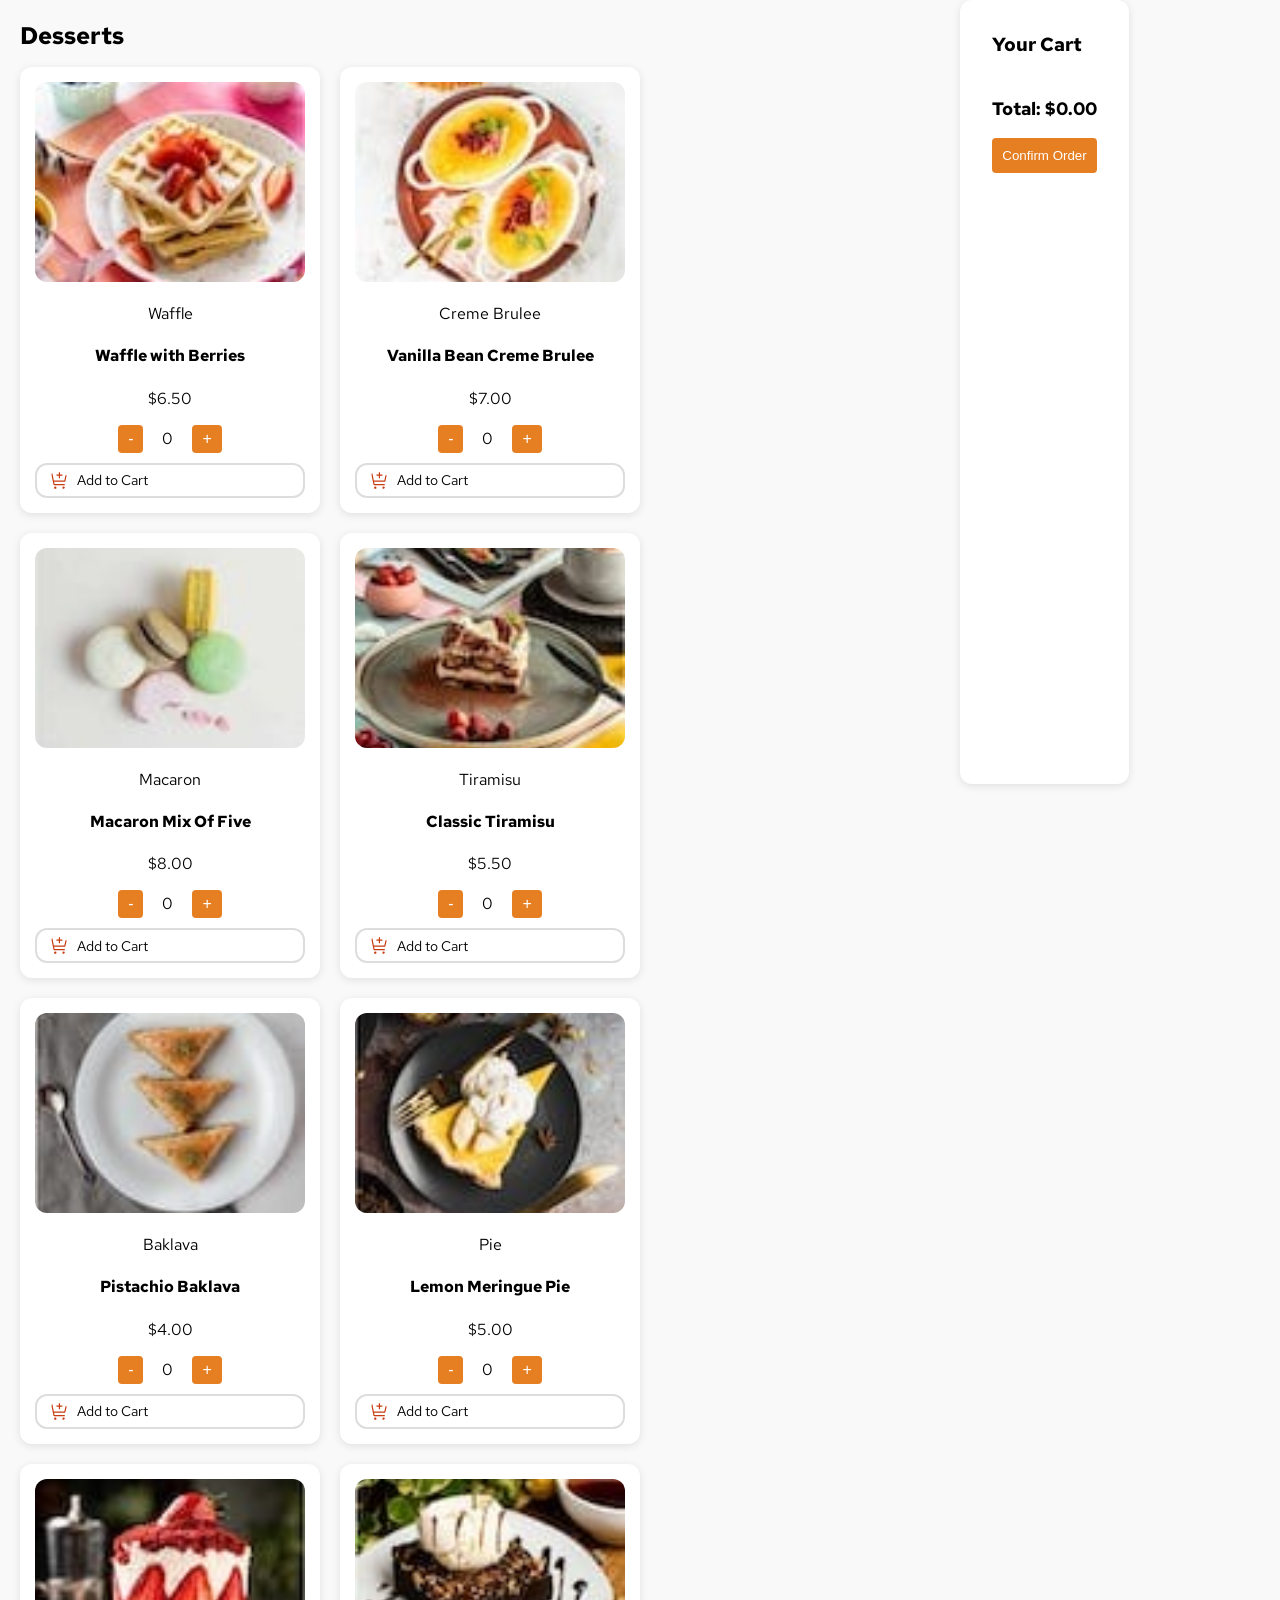
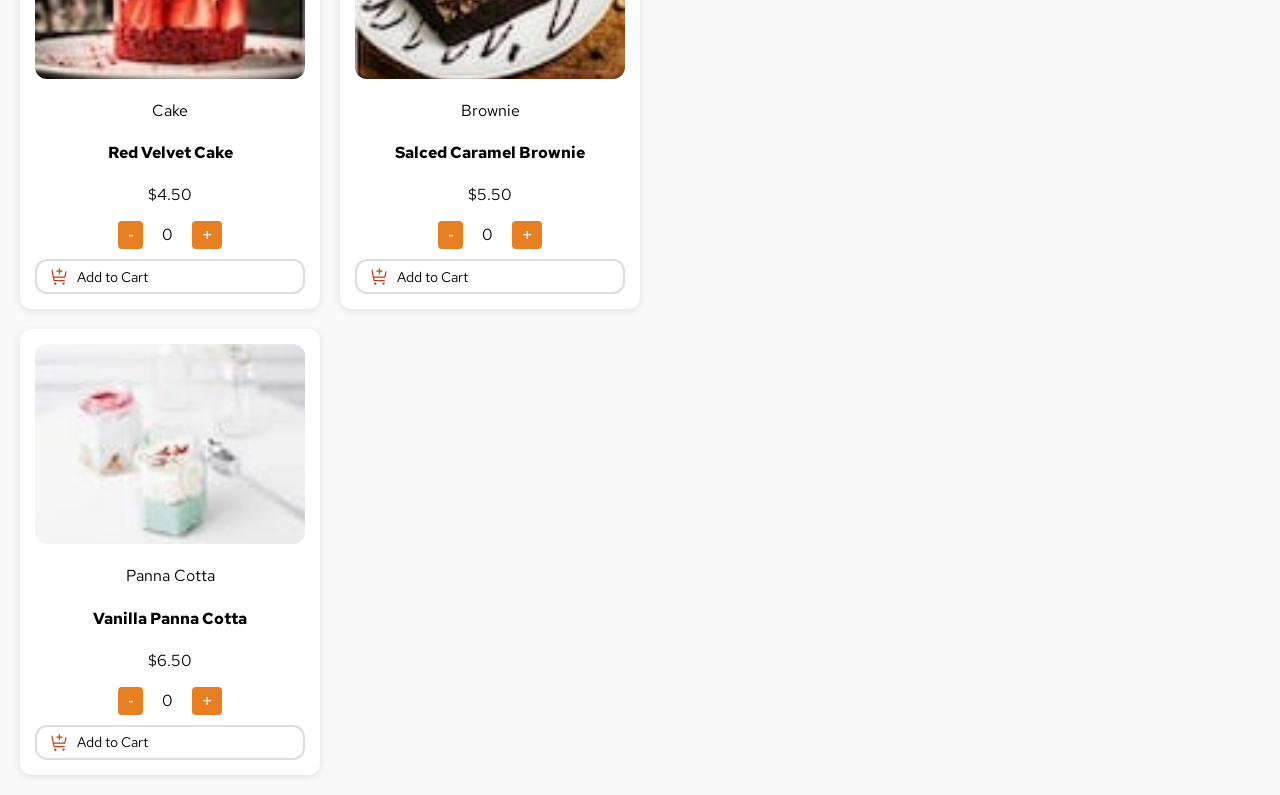
<file: index.html>
<!DOCTYPE html>
<html lang="pt-br">

<head>
    <meta charset="UTF-8" />
    <meta name="viewport" content="width=device-width, initial-scale=1.0" />
    <title>Desserts</title>
    <link rel="stylesheet" href="style.css" />
</head>

<body>
    <div class="page-container">
        <div class="container">
            <h2>Desserts</h2>
            <div class="desserts-grid">
                <div class="dessert-item" data-id="waffle">
                    <img src="imagens/image-waffle-thumbnail.jpg" alt="waffle" />
                    <p>Waffle</p>
                    <h4>Waffle with Berries</h4>
                    <p class="price">$6.50</p>
                    <div class="quantity-controls">
                        <button class="quantity-button" data-action="-">-</button>
                        <span class="quantity">0</span>
                        <button class="quantity-button" data-action="+">+</button>
                    </div>
                    <div class="icon-add-to-cart-container">
                        <a href="#" class="icon-add-to-cart">
                            <img src="imagens/icon-add-to-cart.svg" alt="Add to Cart" />
                            <span>Add to Cart</span>
                        </a>
                    </div>
                </div>
                <div class="dessert-item" data-id="brulee">
                    <img src="imagens/image-creme-brulee-thumbnail.jpg" alt="Creme Brulee" />
                    <p>Creme Brulee</p>
                    <h4>Vanilla Bean Creme Brulee</h4>
                    <p class="price">$7.00</p>
                    <div class="quantity-controls">
                        <button class="quantity-button" data-action="-">-</button>
                        <span class="quantity">0</span>
                        <button class="quantity-button" data-action="+">+</button>
                    </div>
                    <div class="icon-add-to-cart-container">
                        <a href="#" class="icon-add-to-cart">
                            <img src="imagens/icon-add-to-cart.svg" alt="Add to Cart" />
                            <span>Add to Cart</span>
                        </a>
                    </div>
                </div>
                <div class="dessert-item" data-id="macaron">
                    <img src="imagens/image-macaron-thumbnail.jpg" alt="macaron">
                    <p>Macaron</p>
                    <h4>Macaron Mix Of Five</h4>
                    <p class="price">$8.00</p>
                    <div class="quantity-controls">
                        <button class="quantity-button" data-action="-">-</button>
                        <span class="quantity">0</span>
                        <button class="quantity-button" data-action="+">+</button>
                    </div>
                    <div class="icon-add-to-cart-container">
                        <a href="#" class="icon-add-to-cart">
                            <img src="imagens/icon-add-to-cart.svg" alt="Add to Cart">
                            <span>Add to Cart</span>
                        </a>
                    </div>
                </div>
                <div class="dessert-item" data-id="tiramisu">
                    <img src="imagens/image-tiramisu-thumbnail.jpg" alt="tiramisu" />
                    <p>Tiramisu</p>
                    <h4>Classic Tiramisu</h4>
                <p class="price">$5.50</p>
                    <div class="quantity-controls">
                        <button class="quantity-button" data-action="-">-</button>
                        <span class="quantity">0</span>
                        <button class="quantity-button" data-action="+">+</button>
                    </div>
                    <div class="icon-add-to-cart-container">
                        <a href="#" class="icon-add-to-cart">
                            <img src="imagens/icon-add-to-cart.svg" alt="Add to Cart" />
                            <span>Add to Cart</span>
                        </a>
                    </div>
                </div>
                <div class="dessert-item" data-id="baklava">
                    <img src="imagens/image-baklava-thumbnail.jpg" alt="baklava" />
                    <p>Baklava</p>
                    <h4>Pistachio Baklava</h4>
                    <p class="price">$4.00</p>
                    <div class="quantity-controls">
                        <button class="quantity-button" data-action="-">-</button>
                        <span class="quantity">0</span>
                        <button class="quantity-button" data-action="+">+</button>
                    </div>
                    <div class="icon-add-to-cart-container">
                        <a href="#" class="icon-add-to-cart">
                            <img src="imagens/icon-add-to-cart.svg" alt="Add to Cart" />
                            <span>Add to Cart</span>
                        </a>
                    </div>
                </div>
                <div class="dessert-item" data-id="meringue">
                    <img src="imagens/image-meringue-thumbnail.jpg" alt="meringue">
                    <p>Pie</p>
                    <h4>Lemon Meringue Pie</h4>
                    <p class="price">$5.00</p>
                    <div class="quantity-controls">
                        <button class="quantity-button" data-action="-">-</button>
                        <span class="quantity">0</span>
                        <button class="quantity-button" data-action="+">+</button>
                    </div>
                    <div class="icon-add-to-cart-container">
                        <a href="#" class="icon-add-to-cart">
                            <img src="imagens/icon-add-to-cart.svg" alt="Add to Cart">
                            <span>Add to Cart</span>
                        </a>
                    </div>
                </div>
                <div class="dessert-item" data-id="cake">
                    <img src="imagens/image-cake-thumbnail.jpg" alt="cake">
                    <p>Cake</p>
                    <h4>Red Velvet Cake</h4>
                    <p class="price">$4.50</p>
                    <div class="quantity-controls">
                        <button class="quantity-button" data-action="-">-</button>
                        <span class="quantity">0</span>
                        <button class="quantity-button" data-action="+">+</button>
                    </div>
                    <div class="icon-add-to-cart-container">
                        <a href="#" class="icon-add-to-cart">
                            <img src="imagens/icon-add-to-cart.svg" alt="Add to Cart">
                            <span>Add to Cart</span>
                        </a>
                    </div>
                </div>
                <div class="dessert-item" data-id="brownie">
                    <img src="imagens/image-brownie-thumbnail.jpg" alt="brownie">
                    <p>Brownie</p>
                    <h4>Salced Caramel Brownie</h4>
                    <p class="price">$5.50</p>
                    <div class="quantity-controls">
                        <button class="quantity-button" data-action="-">-</button>
                        <span class="quantity">0</span>
                        <button class="quantity-button" data-action="+">+</button>
                    </div>
                    <div class="icon-add-to-cart-container">
                        <a href="#" class="icon-add-to-cart">
                            <img src="imagens/icon-add-to-cart.svg" alt="Add to Cart">
                            <span>Add to Cart</span>
                        </a>
                    </div>
                </div>
                <div class="dessert-item" data-id="cotta">
                    <img src="imagens/image-panna-cotta-thumbnail.jpg" alt="panna cotta">
                    <p>Panna Cotta</p>
                    <h4>Vanilla Panna Cotta</h4>
                    <p class="price">$6.50</p>
                    <div class="quantity-controls">
                        <button class="quantity-button" data-action="-">-</button>
                        <span class="quantity">0</span>
                        <button class="quantity-button" data-action="+">+</button>
                    </div>
                    <div class="icon-add-to-cart-container">
                        <a href="#" class="icon-add-to-cart">
                            <img src="imagens/icon-add-to-cart.svg" alt="Add to Cart">
                            <span> Add to Cart</span>
                        </a>
                    </div>
                </div>
            </div>
        </div>
        <div class="cart">
            <h3>Your Cart</h3>
            <div class="cart-items">
                <!-- Items do carrinho aqui -->
            </div>
            <div class="cart-total">
                <p>Total: $0.00</p>
                <button>Confirm Order</button>
            </div>
        </div>
    </div>
    <script src="./script.js"></script>
</body>

</html>
</file>
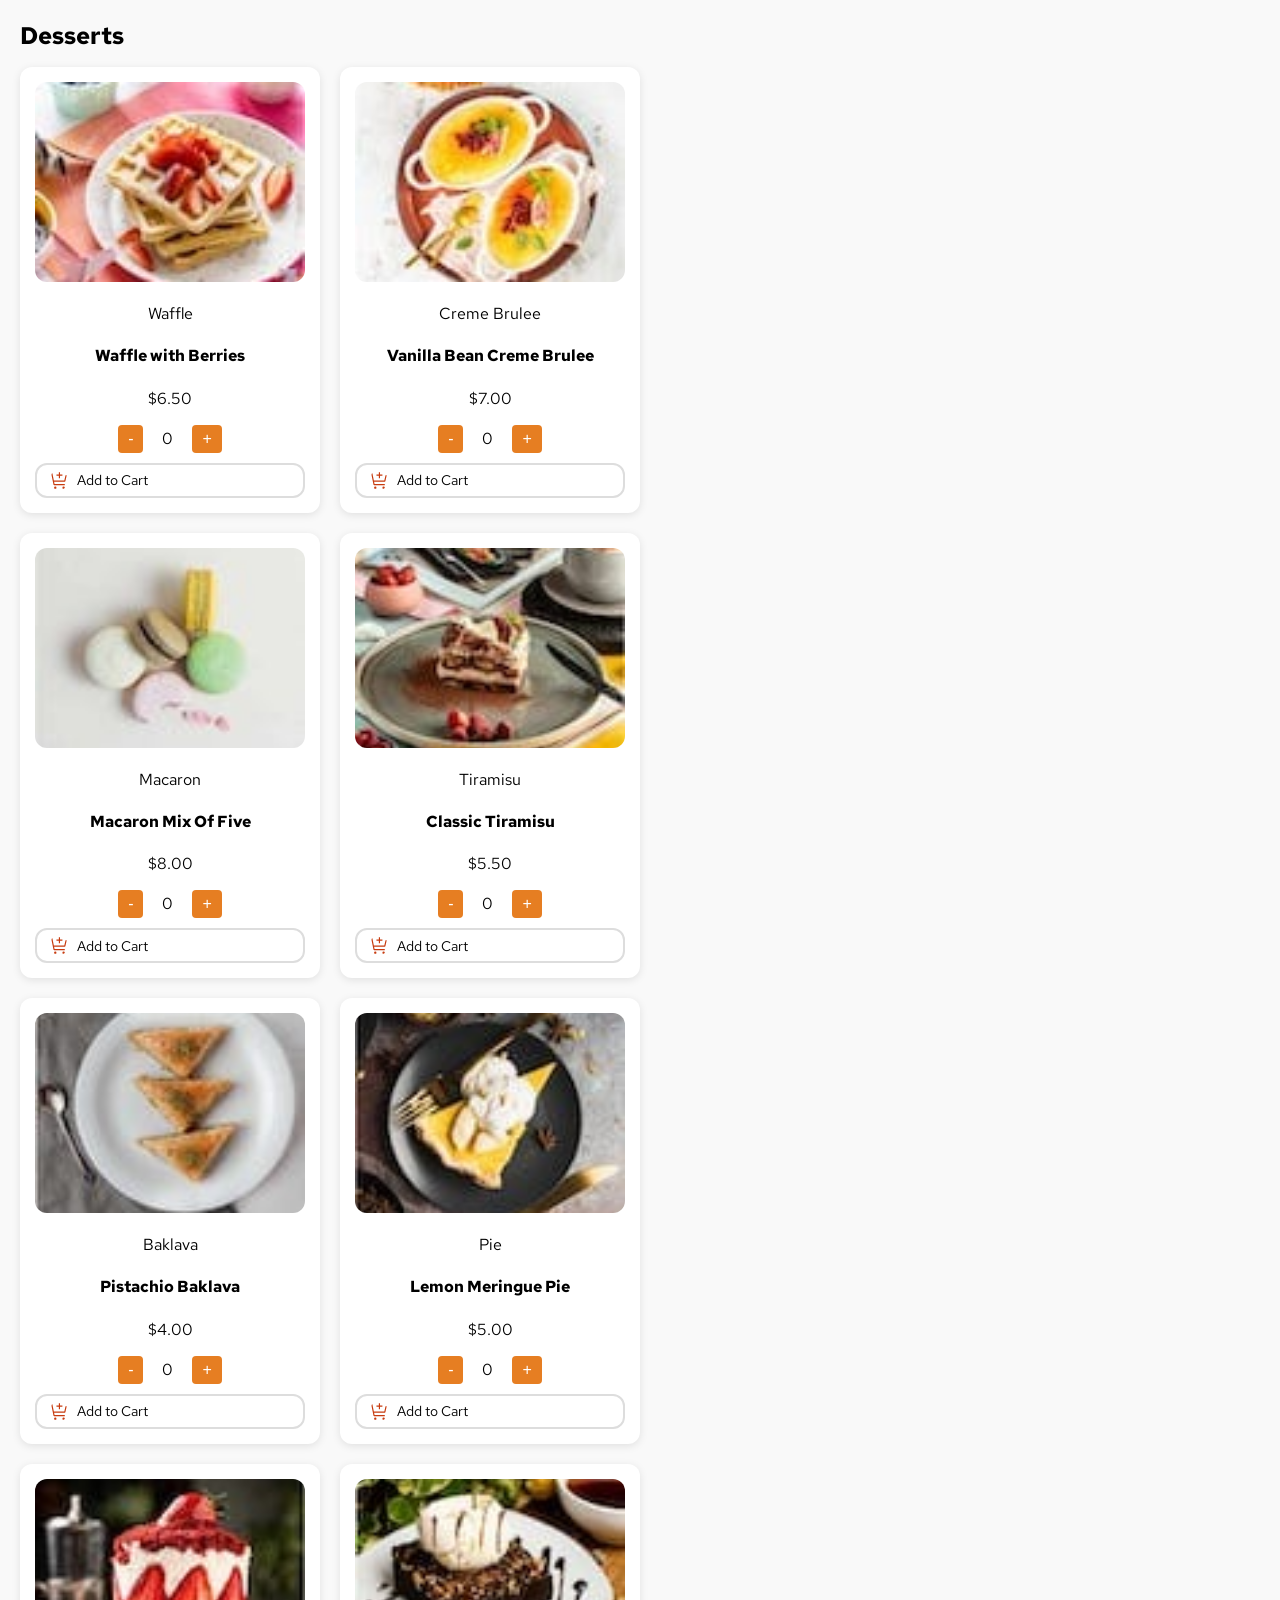
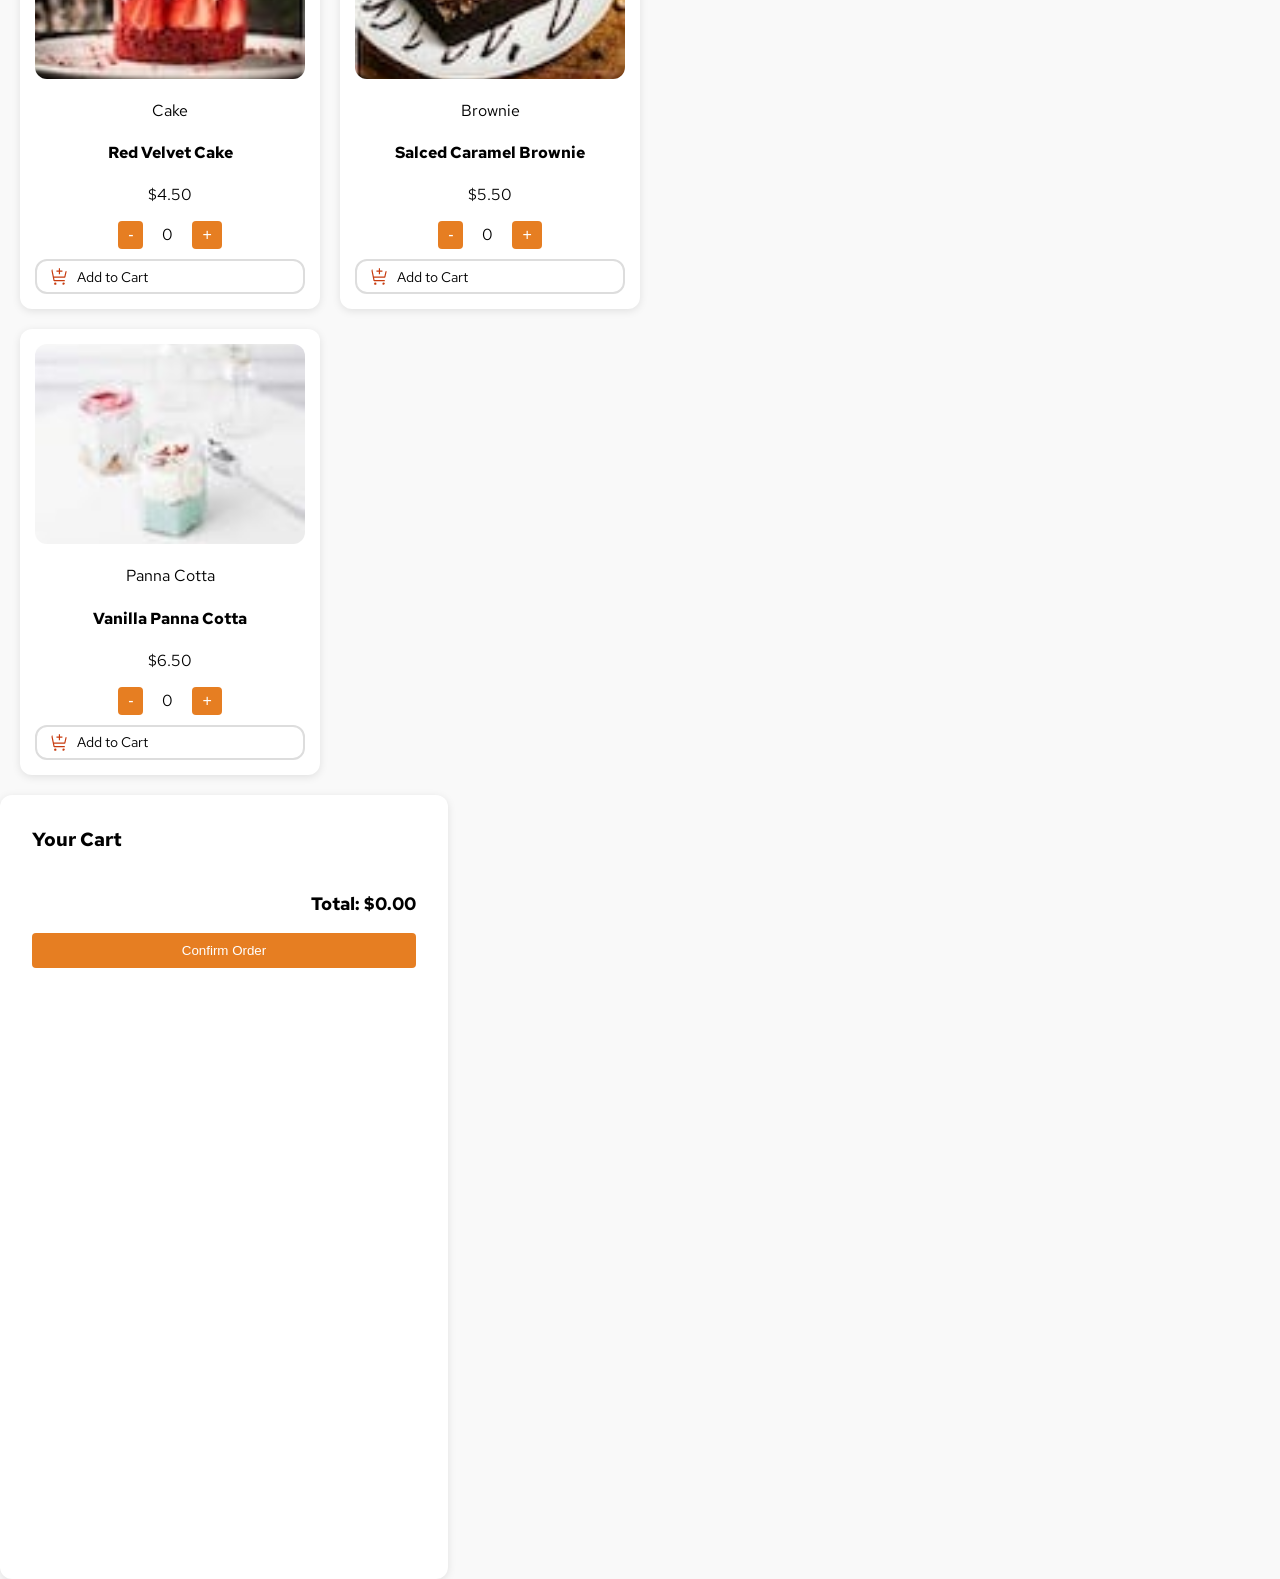
<file: product.html>
<!DOCTYPE html>
<html lang="pt-br">

<head>
    <meta charset="UTF-8" />
    <meta name="viewport" content="width=device-width, initial-scale=1.0" />
    <title>Desserts</title>
    <link rel="stylesheet" href="style.css" />
</head>

<body>
    <div class="container">
        <h2>Desserts</h2>
        <div class="desserts-grid">
            <div class="dessert-item" data-id="waffle">
                <img src="imagens/image-waffle-thumbnail.jpg" alt="waffle" />
                <p>Waffle</p>
                <h4>Waffle with Berries</h4>
                <p class="price">$6.50</p>
                <div class="quantity-controls">
                    <button class="quantity-button" data-action="-">-</button>
                    <span class="quantity">0</span>
                    <button class="quantity-button" data-action="+">+</button>
                </div>
                <div class="icon-add-to-cart-container">
                    <a href="#" class="icon-add-to-cart">
                        <img src="imagens/icon-add-to-cart.svg" alt="Add to Cart" />
                        <span>Add to Cart</span>
                    </a>
                </div>
            </div>
            <div class="dessert-item" data-id="brulee">
                <img src="imagens/image-creme-brulee-thumbnail.jpg" alt="Creme Brulee" />
                <p>Creme Brulee</p>
                <h4>Vanilla Bean Creme Brulee</h4>
                <p class="price">$7.00</p>
                <div class="quantity-controls">
                    <button class="quantity-button" data-action="-">-</button>
                    <span class="quantity">0</span>
                    <button class="quantity-button" data-action="+">+</button>
                </div>
                <div class="icon-add-to-cart-container">
                    <a href="#" class="icon-add-to-cart">
                        <img src="imagens/icon-add-to-cart.svg" alt="Add to Cart" />
                        <span>Add to Cart</span>
                    </a>
                </div>
            </div>
            <div class="dessert-item" data-id="macaron">
                <img src="imagens/image-macaron-thumbnail.jpg" alt="macaron">
                <p>Macaron</p>
                <h4>Macaron Mix Of Five</h4>
                <p class="price">$8.00</p>
                <div class="quantity-controls">
                    <button class="quantity-button" data-action="-">-</button>
                    <span class="quantity">0</span>
                    <button class="quantity-button" data-action="+">+</button>
                </div>
                <div class="icon-add-to-cart-container">
                    <a href="#" class="icon-add-to-cart">
                        <img src="imagens/icon-add-to-cart.svg" alt="Add to Cart">
                        <span>Add to Cart</span>
                    </a>
                </div>
            </div>
            <div class="dessert-item" data-id="tiramisu">
                <img src="imagens/image-tiramisu-thumbnail.jpg" alt="tiramisu" />
                <p>Tiramisu</p>
                <h4>Classic Tiramisu</h4>
            <p class="price">$5.50</p>
                <div class="quantity-controls">
                    <button class="quantity-button" data-action="-">-</button>
                    <span class="quantity">0</span>
                    <button class="quantity-button" data-action="+">+</button>
                </div>
                <div class="icon-add-to-cart-container">
                    <a href="#" class="icon-add-to-cart">
                        <img src="imagens/icon-add-to-cart.svg" alt="Add to Cart" />
                        <span>Add to Cart</span>
                    </a>
                </div>
            </div>
            <div class="dessert-item" data-id="baklava">
                <img src="imagens/image-baklava-thumbnail.jpg" alt="baklava" />
                <p>Baklava</p>
                <h4>Pistachio Baklava</h4>
                <p class="price">$4.00</p>
                <div class="quantity-controls">
                    <button class="quantity-button" data-action="-">-</button>
                    <span class="quantity">0</span>
                    <button class="quantity-button" data-action="+">+</button>
                </div>
                <div class="icon-add-to-cart-container">
                    <a href="#" class="icon-add-to-cart">
                        <img src="imagens/icon-add-to-cart.svg" alt="Add to Cart" />
                        <span>Add to Cart</span>
                    </a>
                </div>
            </div>
            <div class="dessert-item" data-id="meringue">
                <img src="imagens/image-meringue-thumbnail.jpg" alt="meringue">
                <p>Pie</p>
                <h4>Lemon Meringue Pie</h4>
                <p class="price">$5.00</p>
                <div class="quantity-controls">
                    <button class="quantity-button" data-action="-">-</button>
                    <span class="quantity">0</span>
                    <button class="quantity-button" data-action="+">+</button>
                </div>
                <div class="icon-add-to-cart-container">
                    <a href="#" class="icon-add-to-cart">
                        <img src="imagens/icon-add-to-cart.svg" alt="Add to Cart">
                        <span>Add to Cart</span>
                    </a>
                </div>
            </div>
            <div class="dessert-item" data-id="cake">
                <img src="imagens/image-cake-thumbnail.jpg" alt="cake">
                <p>Cake</p>
                <h4>Red Velvet Cake</h4>
                <p class="price">$4.50</p>
                <div class="quantity-controls">
                    <button class="quantity-button" data-action="-">-</button>
                    <span class="quantity">0</span>
                    <button class="quantity-button" data-action="+">+</button>
                </div>
                <div class="icon-add-to-cart-container">
                    <a href="#" class="icon-add-to-cart">
                        <img src="imagens/icon-add-to-cart.svg" alt="Add to Cart">
                        <span>Add to Cart</span>
                    </a>
                </div>
            </div>
            <div class="dessert-item" data-id="brownie">
                <img src="imagens/image-brownie-thumbnail.jpg" alt="brownie">
                <p>Brownie</p>
                <h4>Salced Caramel Brownie</h4>
                <p class="price">$5.50</p>
                <div class="quantity-controls">
                    <button class="quantity-button" data-action="-">-</button>
                    <span class="quantity">0</span>
                    <button class="quantity-button" data-action="+">+</button>
                </div>
                <div class="icon-add-to-cart-container">
                    <a href="#" class="icon-add-to-cart">
                        <img src="imagens/icon-add-to-cart.svg" alt="Add to Cart">
                        <span>Add to Cart</span>
                    </a>
                </div>
            </div>
            <div class="dessert-item" data-id="cotta">
                <img src="imagens/image-panna-cotta-thumbnail.jpg" alt="panna cotta">
                <p>Panna Cotta</p>
                <h4>Vanilla Panna Cotta</h4>
                <p class="price">$6.50</p>
                <div class="quantity-controls">
                    <button class="quantity-button" data-action="-">-</button>
                    <span class="quantity">0</span>
                    <button class="quantity-button" data-action="+">+</button>
                </div>
                <div class="icon-add-to-cart-container">
                    <a href="#" class="icon-add-to-cart">
                        <img src="imagens/icon-add-to-cart.svg" alt="Add to Cart">
                        <span> Add to Cart</span>
                    </a>
                </div>
            </div>
        </div>
    </div>
    <div class="cart">
        <h3>Your Cart</h3>
        <div class="cart-items">
            <!-- Items do carrinho aqui -->
        </div>
        <div class="cart-total">
            <p>Total: $0.00</p>
            <button>Confirm Order</button>
        </div>
    </div>
    <script src="./script.js"></script>
</body>

</html>
</file>
<file: style.css>
@import url('https://fonts.googleapis.com/css2?family=Red+Hat+Text:wght@400;700&display=swap');

body {
	font-family: 'Red Hat Text', sans-serif;
	background-color: #f9f9f9;
	margin: 0;
	padding: 0;
}

.page-container {
	display: flex;
	flex-direction: row;
	gap: 24px;
	width: 100%;

}

.container {
	max-width: 70%;
	padding: 20px;
	display: flex;
	flex-direction: column;
	align-items: flex-start;
}

h2 {
	text-align: flex-start;
	width: 100%;
	margin-bottom: 16px;
	margin-top: 0;
}

.cart {
	max-width: 30%;
}


.desserts-grid {
	display: flex;
	flex-direction: row;
	flex-wrap: wrap;
	gap: 20px;
	width: 100%;
}

.dessert-item {
	background-color: #fff;
	border-radius: 12px;
	box-shadow: 0 2px 8px rgba(0, 0, 0, 0.1);
	text-align: center;
	overflow: hidden;
	padding: 15px;
	box-sizing: border-box;
	width: 100%;
	max-width: 300px;
}

.dessert-item img {
	width: 100%;
	height: auto;
	max-height: 200px;
	object-fit: cover;
	border-radius: 12px;
}

.icon-add-to-cart-container {
	margin-top: 10px;
}

.icon-add-to-cart {
	display: flex;
	align-items: center;
	text-decoration: none;
	color: black;
	border: 2px solid #ddd;
	border-radius: 12px;
	padding: 6px 12px;
	margin-top: 10px;
	white-space: nowrap;
	box-sizing: border-box;
	overflow: hidden;
}

.icon-add-to-cart img {
	width: 20px;
	height: auto;
	margin-right: 8px;
}

.icon-add-to-cart span {
	font-size: 14px;
	overflow: hidden;
	text-overflow: ellipsis;
}

.icon-add-to-cart:hover {
	border-color: #e67e22;
}

.icon-add-to-cart:active {
	background-color: #d35400;
	border-color: #d35400;
	color: #fff;
}

/* Estilo para os botões de quantidade */
.quantity-container {
	display: flex;
	align-items: center;
	justify-content: center;
	margin-top: 10px;
}

.quantity-button {
	background-color: #e67e22;
	color: #fff;
	border: none;
	border-radius: 4px;
	padding: 5px 10px;
	cursor: pointer;
	font-size: 16px;
	margin: 0 5px;
}

.quantity-button:hover {
	background-color: #d35400;
}

.quantity-button:active {
	background-color: #c0392b;
}

.quantity {
	font-size: 16px;
	margin: 0 10px;
}

.cart {
	position: relative;
	background-color: #fff;
	border-radius: 12px;
	box-shadow: 0 2px 8px rgba(0, 0, 0, 0.1);
	height: 80vh;
	padding: 32px;
}

.cart h3 {
	margin-bottom: 20px;
	margin-top: 0;
}

.cart-items {
	margin-bottom: 20px;
	max-height: 400px;
	overflow-y: auto;
}

.cart-total p {
	font-size: 18px;
	font-weight: bold;
}

.cart-total button {
	width: 100%;
	padding: 10px;
	background-color: #e67e22;
	color: #fff;
	border: none;
	border-radius: 4px;
	cursor: pointer;
}

.cart-item span {
	width: 100%;
	padding: 10px;
	color: black;
}

.cart-item .remove {
	background-color: #e67e22;
	color: white;
	border: none;
	padding: 5px 10px;
	cursor: pointer;
	border-radius: 5px;
	white-space: nowrap;
}

.cart-item .remove:hover {
	background-color: #d35400;
}

.cart-total {
	margin-top: 10px;
	text-align: right;
	font-weight: bold;
}

.cart-item {
	display: flex;
	justify-content: space-between;
	align-items: center;
	margin-bottom: 5px;
	color: black;
}

/* Media Queries para melhorar a responsividade */
@media (max-width: 768px) {
	.cart {
		width: 100%;
	}

	.page-container {
		flex-direction: column;
	}
}
</file>
